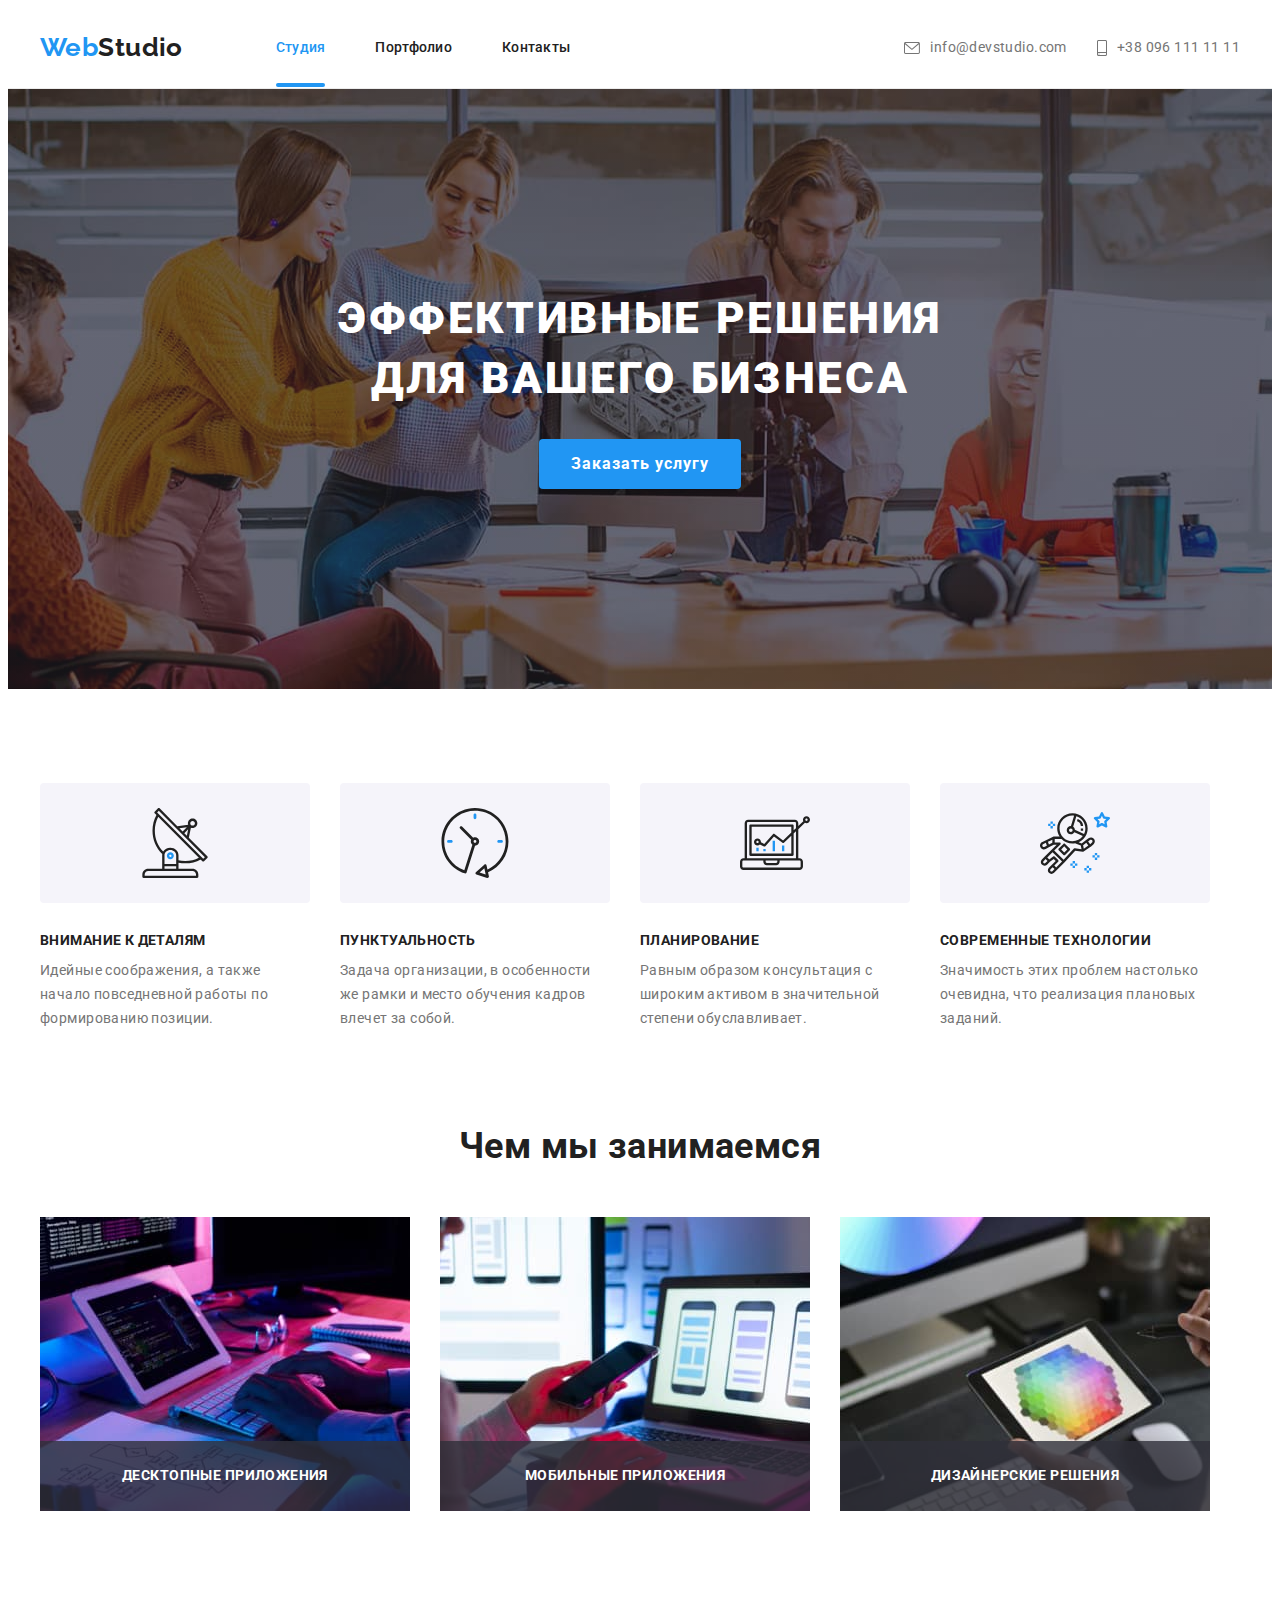
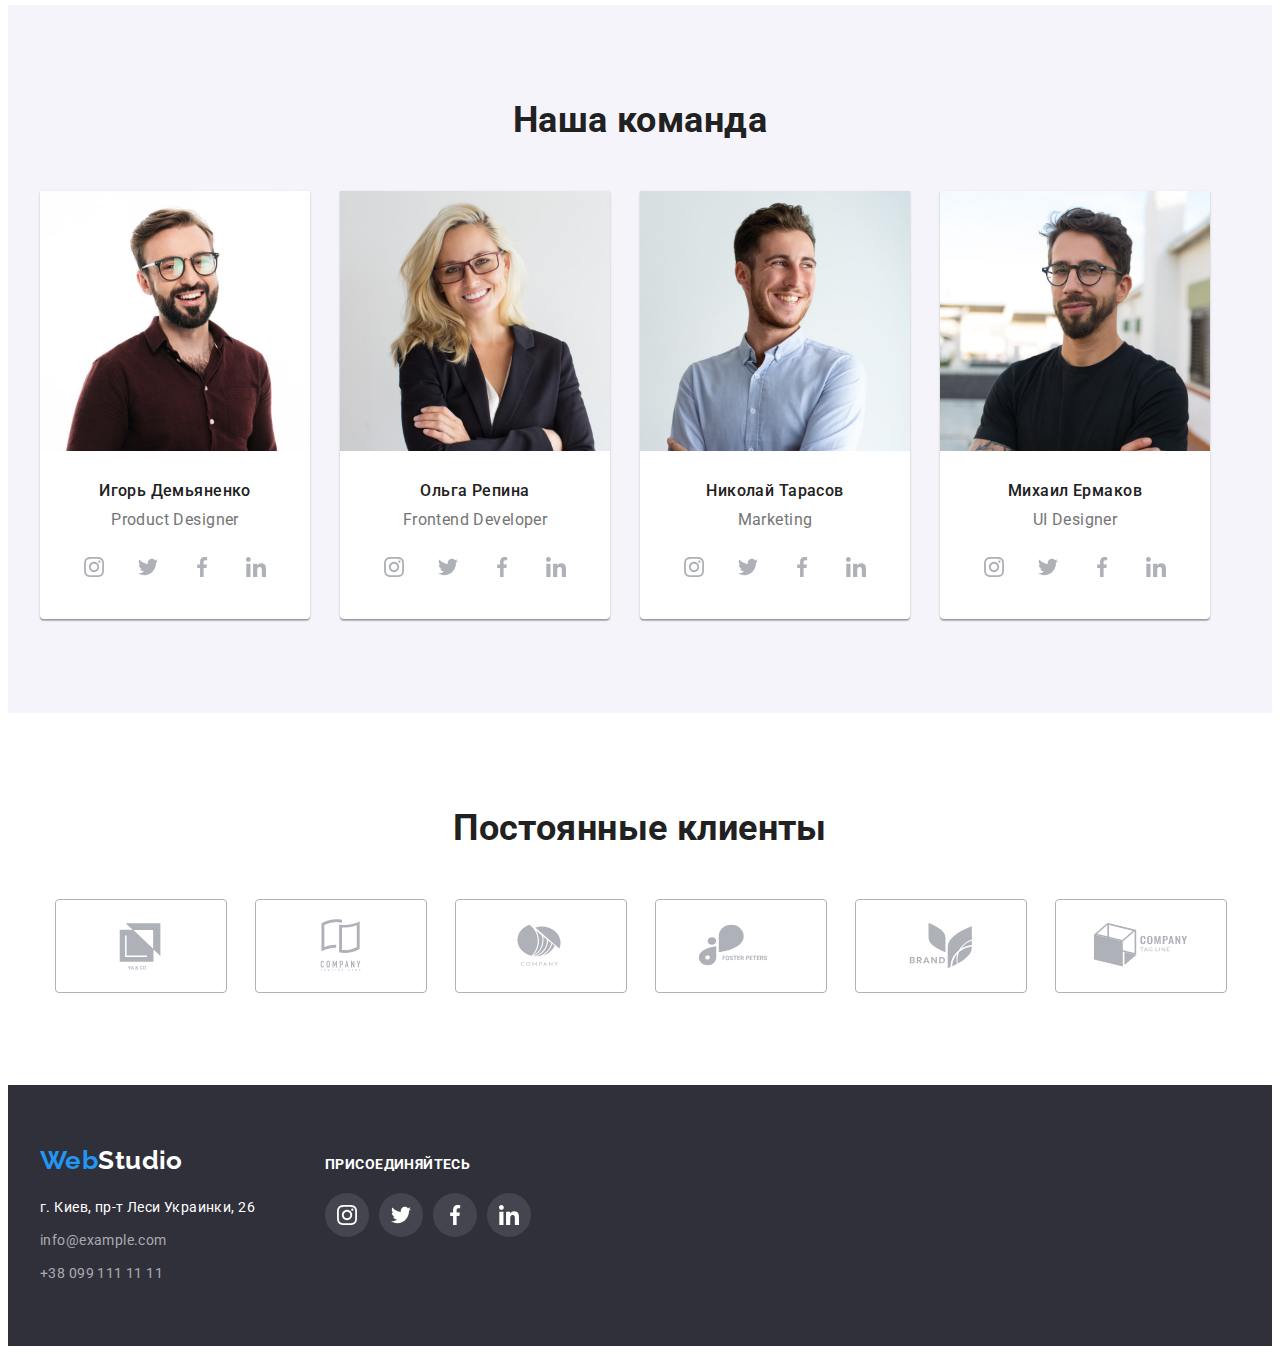
<file: index.html>
<!DOCTYPE html>
<html lang="ru">
<head>
    <meta charset="UTF-8">
    <meta http-equiv="X-UA-Compatible" content="IE=edge">
    <meta name="viewport" content="width=device-width, initial-scale=1.0">
    <title>Студия</title>
    <link rel="stylesheet" href="https://cdnjs.cloudflare.com/ajax/libs/modern-normalize/1.1.0/modern-normalize.min.css"
        integrity="sha512-wpPYUAdjBVSE4KJnH1VR1HeZfpl1ub8YT/NKx4PuQ5NmX2tKuGu6U/JRp5y+Y8XG2tV+wKQpNHVUX03MfMFn9Q=="
        crossorigin="anonymous" referrerpolicy="no-referrer" />
    <link href="https://fonts.googleapis.com/css2?family=Raleway:wght@700&family=Roboto:wght@400;500;700;900&display=swap"
        rel="stylesheet">
    <link rel="stylesheet" href="./css/styles.css" />
</head>
<body>
    <header class="header">
        <div class="container header-container">
            <nav class="header-nav">
                <a href="index.html" lang="en" class="nav-logo">Web<span class="nav-part">Studio</span></a>
                <ul class="nav-list">
                    <li class="nav-item"><a href="index.html" class="nav-link current">Студия</a></li>
                    <li class="nav-item"><a href="portfolio.html" class="nav-link">Портфолио</a></li>
                    <li class="nav-item"><a href="" class="nav-link">Контакты</a></li>
                </ul>
            </nav>
            <ul class="contact-list">
                <li lang="en" class="contact-item"><a href="mailto:info@devstudio.com" class="header-contact"><svg class="contact-icon" width="16" height="12">
                    <use href="./images/icons.svg#icon-envelope"></use></svg>info@devstudio.com</a>
                </li>
                <li class="contact-item"><a href="tel:+380961111111" class="header-contact"><svg class="contact-icon" width="10" height="16">
                    <use href="./images/icons.svg#icon-smartphone"></use></svg>+38 096 111 11 11</a>
                </li>
            </ul>
        </div>
    </header>
    <main>
        <section class="hero-section">
            <div class="container">
                <h1 class="hero-title">Эффективные решения<br> для вашего бизнеса</h1>
                <button class="hero-btn" type="button" data-modal-open>Заказать услугу</button>
            </div>
        </section>
        <section class="section">
            <div class="container">
                <h2 class="visually-hidden">Наши ценности</h2>
                <ul class="features-list-icon">
                    <li class="features-item-icon">
                        <svg class="features-icon" width="70" height="70">
                        <use href="./images/icons.svg#icon-antenna"></use>
                        </svg>
                    </li>
                    <li class="features-item-icon">
                        <svg class="features-icon" width="70" height="70">
                            <use href="./images/icons.svg#icon-clock"></use>
                        </svg>
                    </li>
                    <li class="features-item-icon">
                        <svg class="features-icon" width="70" height="70">
                            <use href="./images/icons.svg#icon-diagram"></use>
                        </svg>
                    </li>
                    <li class="features-item-icon">
                        <svg class="features-icon" width="70" height="70">
                            <use href="./images/icons.svg#icon-astronaut"></use>
                        </svg>
                    </li>
                </ul>
                <ul class="features-list">
                    <li class="features-item">
                        <h3 class="features-title">Внимание к деталям</h3>
                        <p class="features-text">Идейные соображения, а также начало повседневной работы по формированию позиции.</p>
                    </li>
                    <li class="features-item">
                        <h3 class="features-title">Пунктуальность</h3>
                        <p class="features-text">Задача организации, в особенности же рамки и место обучения кадров влечет за собой.</p>
                    </li>
                    <li class="features-item">
                        <h3 class="features-title">Планирование</h3>
                        <p class="features-text">Равным образом консультация с широким активом в значительной степени обуславливает.</p>
                    </li>
                    <li class="features-item">
                        <h3 class="features-title">Современные технологии</h3>
                        <p class="features-text">Значимость этих проблем настолько очевидна, что реализация плановых заданий.</p>
                    </li>
                </ul>
            </div>
        </section>
        <section class="section work-section">
            <div class="container">
                <h2 class="section-title">Чем мы занимаемся</h2>
                <ul class="work-list">
                    <li class="work-item">
                        <img src="./images/code-writing.jpg" alt="написание интернет страницы" width="370">
                        <p class="work-text">Десктопные приложения</p>
                    </li>
                    <li class="work-item">
                        <img src="./images/layout-adaptation.jpg" alt="адаптация сайта в мобильную версию" width="370">
                        <p class="work-text">Мобильные приложения</p>
                    </li>
                    <li class="work-item">
                        <img src="./images/color-selection.jpg" alt="выбор цвета на планшете" width="370">
                        <p class="work-text">Дизайнерские решения</p>
                </li>
                </ul>
            </div>
        </section>
        <section class="section team-section">
            <div class="container">
                <h2 class="section-title">Наша команда</h2>
                <ul class="team-list">
                    <li class="team-item">
                        <img src="./images/product-designer.jpg" alt="Игорь Демьяненко" width="270">
                        <div class="team-boarder">
                            <h3 class="team-title">Игорь Демьяненко</h3>
                            <p lang="en" class="team-text">Product Designer</p>
                            <ul class="team-social social-list">
                                <li class="social-item">
                                    <a href="" class="social-link">
                                        <svg class="social-icon" width="20" height="20">
                                            <use href="./images/icons.svg#icon-instagram"></use>
                                        </svg>
                                    </a>
                                </li>
                                <li class="social-item">
                                    <a href="" class="social-link">
                                        <svg class="social-icon" width="20" height="20">
                                            <use href="./images/icons.svg#icon-twitter"></use>
                                        </svg>
                                    </a>
                                </li>
                                <li class="social-item">
                                    <a href="" class="social-link">
                                        <svg class="social-icon" width="20" height="20">
                                            <use href="./images/icons.svg#icon-facebook"></use>
                                        </svg>
                                    </a>
                                </li>
                                <li class="social-item">
                                    <a href="" class="social-link">
                                        <svg class="social-icon" width="20" height="20">
                                            <use href="./images/icons.svg#icon-linkedin"></use>
                                        </svg>
                                    </a>
                                </li>
                            </ul>
                        </div>
                    </li>
                    <li class="team-item">
                        <img src="./images/frontend-developer.jpg" alt="Ольга Репина" width="270">
                        <div class="team-boarder">
                            <h3 class="team-title">Ольга Репина</h3>
                            <p lang="en" class="team-text">Frontend Developer</p>
                            <ul class="team-social social-list">
                                <li class="social-item">
                                    <a href="" class="social-link">
                                        <svg class="social-icon" width="20" height="20">
                                            <use href="./images/icons.svg#icon-instagram"></use>
                                        </svg>
                                    </a>
                                </li>
                                <li class="social-item">
                                    <a href="" class="social-link">
                                        <svg class="social-icon" width="20" height="20">
                                            <use href="./images/icons.svg#icon-twitter"></use>
                                        </svg>
                                    </a>
                                </li>
                                <li class="social-item">
                                    <a href="" class="social-link">
                                        <svg class="social-icon" width="20" height="20">
                                            <use href="./images/icons.svg#icon-facebook"></use>
                                        </svg>
                                    </a>
                                </li>
                                <li class="social-item">
                                    <a href="" class="social-link">
                                        <svg class="social-icon" width="20" height="20">
                                            <use href="./images/icons.svg#icon-linkedin"></use>
                                        </svg>
                                    </a>
                                </li>
                            </ul>
                        </div>
                    </li>
                    <li class="team-item">
                        <img src="./images/marketing.jpg" alt="Николай Тарасов" width="270">
                        <div class="team-boarder">
                            <h3 class="team-title">Николай Тарасов</h3>
                            <p lang="en" class="team-text">Marketing</p>
                            <ul class="team-social social-list">
                                <li class="social-item">
                                    <a href="" class="social-link">
                                        <svg class="social-icon" width="20" height="20">
                                            <use href="./images/icons.svg#icon-instagram"></use>
                                        </svg>
                                    </a>
                                </li>
                                <li class="social-item">
                                    <a href="" class="social-link">
                                        <svg class="social-icon" width="20" height="20">
                                            <use href="./images/icons.svg#icon-twitter"></use>
                                        </svg>
                                    </a>
                                </li>
                                <li class="social-item">
                                    <a href="" class="social-link">
                                        <svg class="social-icon" width="20" height="20">
                                            <use href="./images/icons.svg#icon-facebook"></use>
                                        </svg>
                                    </a>
                                </li>
                                <li class="social-item">
                                    <a href="" class="social-link">
                                        <svg class="social-icon" width="20" height="20">
                                            <use href="./images/icons.svg#icon-linkedin"></use>
                                        </svg>
                                    </a>
                                </li>
                            </ul>
                        </div>
                    </li>
                    <li class="team-item">
                        <img src="./images/ui-designer.jpg" alt="Михаил Ермаков" width="270">
                        <div class="team-boarder">
                            <h3 class="team-title">Михаил Ермаков</h3>
                            <p lang="en" class="team-text">UI Designer</p>
                            <ul class="team-social social-list">
                                <li class="social-item">
                                    <a href="" class="social-link">
                                        <svg class="social-icon" width="20" height="20">
                                            <use href="./images/icons.svg#icon-instagram"></use>
                                        </svg>
                                    </a>
                                </li>
                                <li class="social-item">
                                    <a href="" class="social-link">
                                        <svg class="social-icon" width="20" height="20">
                                            <use href="./images/icons.svg#icon-twitter"></use>
                                        </svg>
                                    </a>
                                </li>
                                <li class="social-item">
                                    <a href="" class="social-link">
                                        <svg class="social-icon" width="20" height="20">
                                            <use href="./images/icons.svg#icon-facebook"></use>
                                        </svg>
                                    </a>
                                </li>
                                <li class="social-item">
                                    <a href="" class="social-link">
                                        <svg class="social-icon" width="20" height="20">
                                            <use href="./images/icons.svg#icon-linkedin"></use>
                                        </svg>
                                    </a>
                                </li>
                            </ul>
                        </div>
                    </li>
                </ul>
            </div>
        </section>
        <section class="section customer-section">
            <div class="container">
                <h2 class="section-title">Постоянные клиенты</h2>
                <ul class="customer-list">
                    <li class="customer-item">
                        <a href="" class="customer-link">
                            <svg class="customer-icon" width="106" height="60">
                                <use href="./images/icons.svg#icon-Logo-1"></use>
                            </svg>
                        </a>
                    </li>
                    <li class="customer-item">
                        <a href="" class="customer-link">
                            <svg class="customer-icon" width="106" height="60">
                                <use href="./images/icons.svg#icon-Logo-2"></use>
                            </svg>
                        </a>
                    </li>
                    <li class="customer-item">
                        <a href="" class="customer-link">
                            <svg class="customer-icon" width="106" height="60">
                                <use href="./images/icons.svg#icon-Logo-3"></use>
                            </svg>
                        </a>
                    </li>
                    <li class="customer-item">
                        <a href="" class="customer-link">
                            <svg class="customer-icon" width="106" height="60">
                                <use href="./images/icons.svg#icon-Logo-4"></use>
                            </svg>
                        </a>
                    </li>
                    <li class="customer-item">
                        <a href="" class="customer-link">
                            <svg class="customer-icon" width="106" height="60">
                                <use href="./images/icons.svg#icon-Logo-5"></use>
                            </svg>
                        </a>
                    </li>
                    <li class="customer-item">
                        <a href="" class="customer-link">
                            <svg class="customer-icon" width="106" height="60">
                                <use href="./images/icons.svg#icon-Logo-6"></use>
                            </svg>
                        </a>
                    </li>
                </ul>
            </div>
        </section>
    </main>
    <footer class="footer">
        <div class="container footer-container">
            <div class="footer-address">
                <a href="index.html" lang="en" class="footer-logo">Web<span class="footer-part">Studio</span></a>
            <address>
                <ul class="footer-list">
                    <li class="footer-item"><a href="" class="footer-link">г. Киев, пр-т Леси Украинки, 26</a></li>
                    <li class="footer-item"><a lang="en" href="mailto:info@example.com" class="footer-contact">info@example.com</a>
                    </li>
                    <li class="footer-item"><a href="tel:+380991111111" class="footer-contact">+38 099 111 11 11</a></li>
                </ul>
            </address>
            </div>
            <div class="footer-social">
                <h2 class="footer-title">присоединяйтесь</h2>
                <ul class="footer-social-list">
                    <li class="social-item">
                        <a href="" class="footer-social-link">
                            <svg class="footer-social-icon" width="20" height="20">
                                <use href="./images/icons.svg#icon-instagram"></use>
                            </svg>
                        </a>
                    </li>
                    <li class="social-item">
                        <a href="" class="footer-social-link">
                            <svg class="footer-social-icon" width="20" height="20">
                                <use href="./images/icons.svg#icon-twitter"></use>
                            </svg>
                        </a>
                    </li>
                    <li class="social-item">
                        <a href="" class="footer-social-link">
                            <svg class="footer-social-icon" width="20" height="20">
                                <use href="./images/icons.svg#icon-facebook"></use>
                            </svg>
                        </a>
                    </li>
                    <li class="social-item">
                        <a href="" class="footer-social-link">
                            <svg class="footer-social-icon" width="20" height="20">
                                <use href="./images/icons.svg#icon-linkedin"></use>
                            </svg>
                        </a>
                    </li>
                </ul>
            </div>
        </div>
    </footer>
    <div class="backdrop is-hidden" data-modal>
        <div class="modal">
            <button type="button" class="modal-btn" data-modal-close>
                <svg class="modal-close-icon" width="11" height="11">
                <use href="./images/icons.svg#icon-close"></use>
            </svg></button>
        </div>
    </div>
    <script src="./js/modal.js"></script>
</body>
</html>
</file>
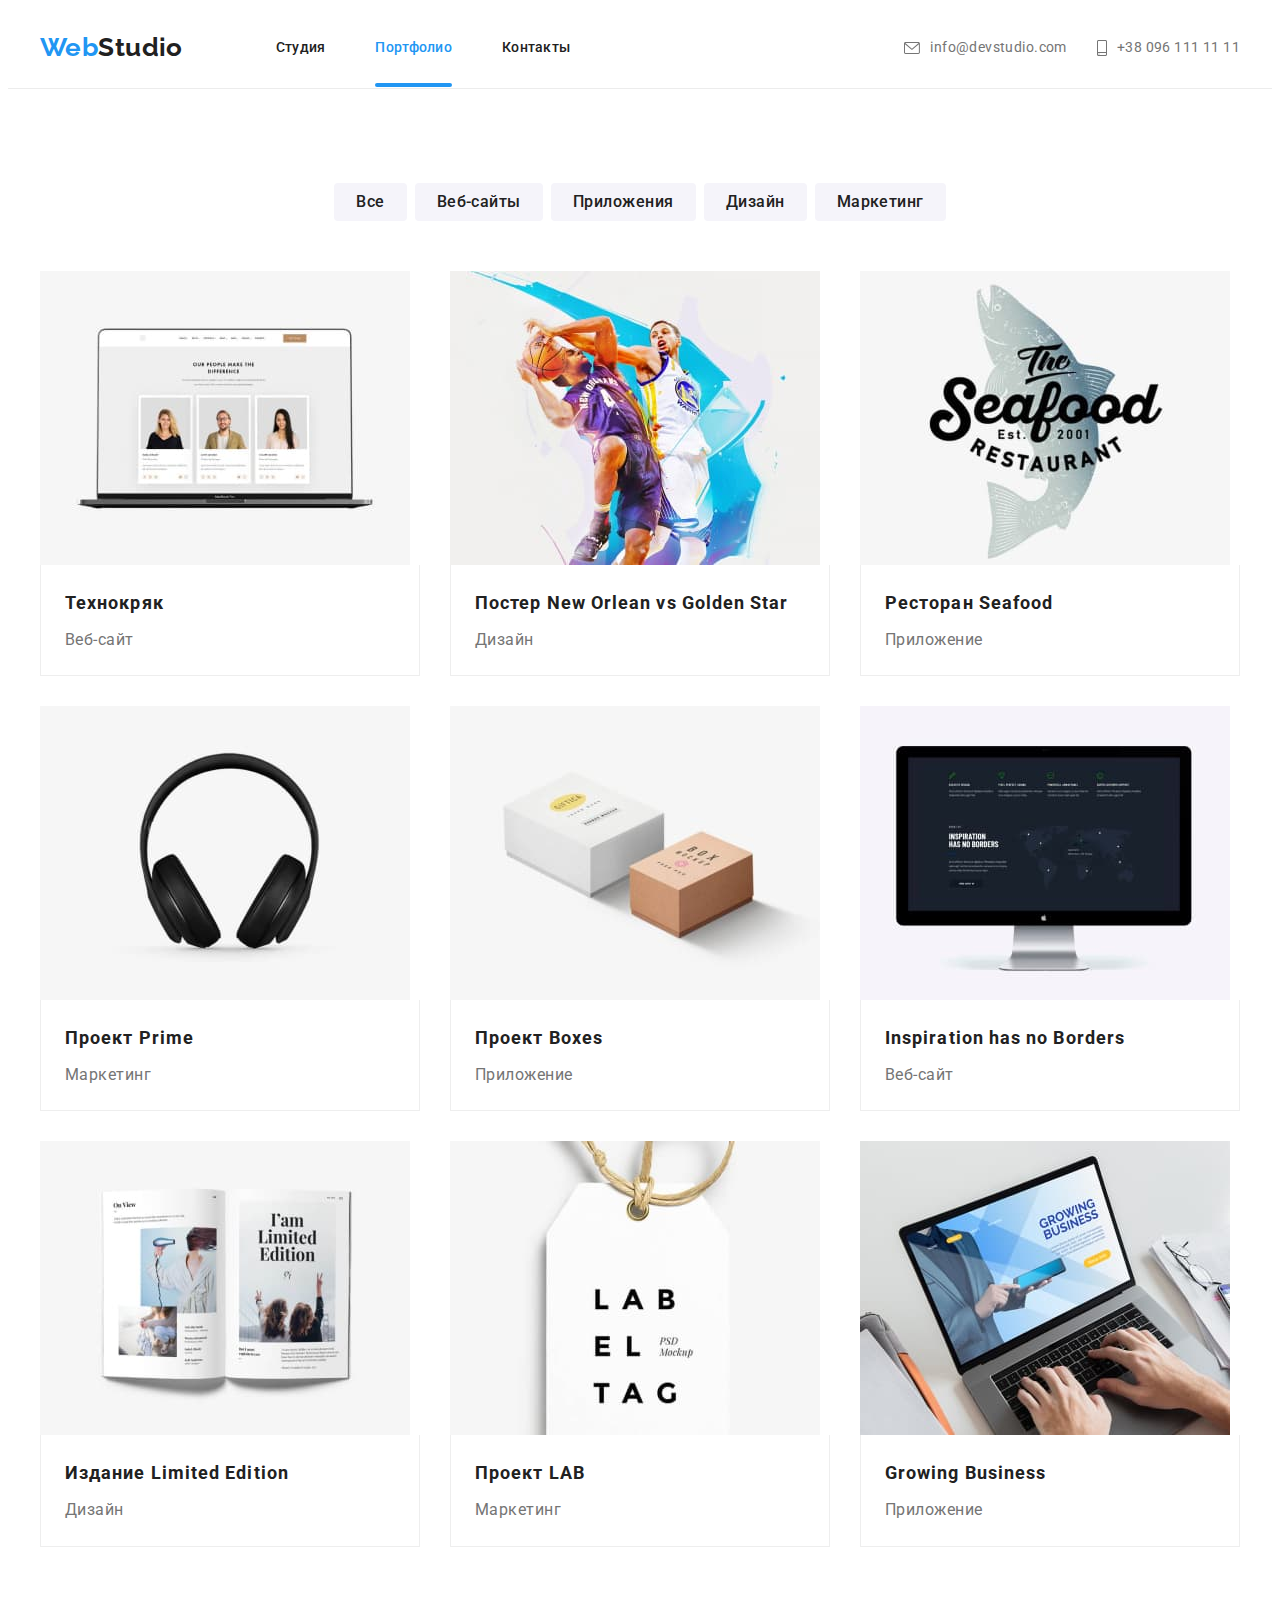
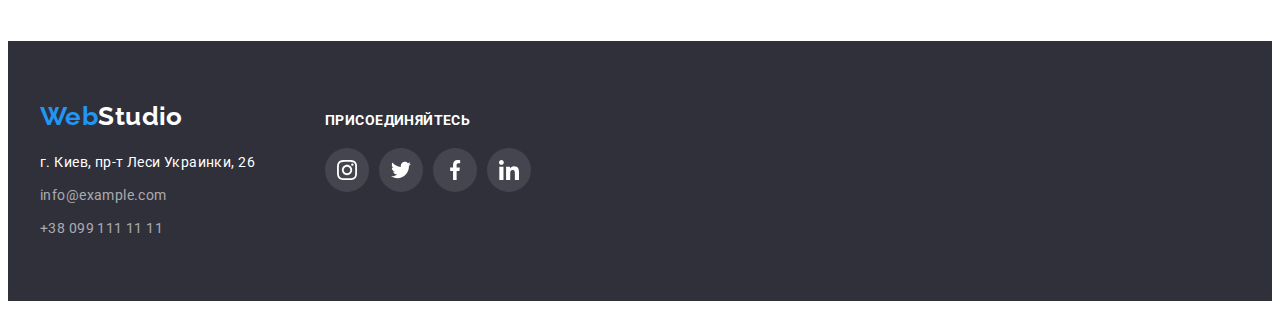
<file: portfolio.html>
<!DOCTYPE html>
<html lang="ru">
<head>
    <meta charset="UTF-8">
    <meta http-equiv="X-UA-Compatible" content="IE=edge">
    <meta name="viewport" content="width=device-width, initial-scale=1.0">
    <title>Портфолио</title>
    <link rel="stylesheet" href="https://cdnjs.cloudflare.com/ajax/libs/modern-normalize/1.1.0/modern-normalize.min.css"
        integrity="sha512-wpPYUAdjBVSE4KJnH1VR1HeZfpl1ub8YT/NKx4PuQ5NmX2tKuGu6U/JRp5y+Y8XG2tV+wKQpNHVUX03MfMFn9Q=="
        crossorigin="anonymous" referrerpolicy="no-referrer" />
    <link href="https://fonts.googleapis.com/css2?family=Raleway:wght@700&family=Roboto:wght@400;500;700;900&display=swap"
        rel="stylesheet">
    <link rel="stylesheet" href="./css/styles.css" />
</head>
<body>
    <header class="header">
        <div class="container header-container">
            <nav class="header-nav">
                <a href="index.html" lang="en" class="nav-logo">Web<span class="nav-part">Studio</span></a>
                <ul class="nav-list">
                    <li class="nav-item"><a href="index.html" class="nav-link">Студия</a></li>
                    <li class="nav-item"><a href="portfolio.html" class="nav-link current">Портфолио</a></li>
                    <li class="nav-item"><a href="" class="nav-link">Контакты</a></li>
                </ul>
            </nav>
            <ul class="contact-list">
                <li lang="en" class="contact-item"><a href="mailto:info@devstudio.com" class="header-contact"><svg
                            class="contact-icon" width="16" height="12">
                            <use href="./images/icons.svg#icon-envelope"></use>
                        </svg>info@devstudio.com</a>
                </li>
                <li class="contact-item"><a href="tel:+380961111111" class="header-contact"><svg class="contact-icon" width="10"
                            height="16">
                            <use href="./images/icons.svg#icon-smartphone"></use>
                        </svg>+38 096 111 11 11</a>
                </li>
            </ul>
        </div>
    </header>
    <main>
        <section class="section">
            <div class="container">
                <h1 class="visually-hidden">Наши работы</h1>
                <ul class="filter-list">
                    <li class="filter-item"><button class="filter-btn" type="button">Все</button></li>
                    <li class="filter-item"><button class="filter-btn" type="button">Веб-сайты</button></li>
                    <li class="filter-item"><button class="filter-btn" type="button">Приложения</button></li>
                    <li class="filter-item"><button class="filter-btn" type="button">Дизайн</button></li>
                    <li class="filter-item"><button class="filter-btn" type="button">Маркетинг</button></li>
                </ul>
                <ul class="project-list">
                    <li class="project-item">
                            <a href="" class="project-link">
                                <div class="project-item-wrap">
                                    <img class="project-img" src="./images/technokreck.jpg" alt="ноутбук с веб-сайтом"
                                    width="370">
                                    <p class="project-desc">Технокряк это современная площадка распространения коронавируса. Компании используют эту платформу для цифрового
                                    шпионажа и атак на защищённые сервера конкурентов.</p>
                                </div>
                        <div class="project-border">
                                <h2 class="project-title">Технокряк</h2>
                                <p class="project-text">Веб-сайт</p>
                            </div>
                        </a>
                    </li>
                    <li class="project-item">
                        <a href="" class="project-link">
                            <div class="project-item-wrap">
                                <img class="project-img" src="./images/basketball-players.jpg" alt="два баскетболиста" width="370">
                                <p class="project-desc">Lorem ipsum dolor sit amet consectetur adipisicing elit. Sequi magnam praesentium placeat
                                    veritatis quae quam quis ex ratione provident pariatur, reiciendis quod, illum minima aliquid ducimus deleniti
                                    at? Quod, velit.</p>
                            </div>
                            <div class="project-border">
                                <h2 class="project-title">Постер New Orlean vs Golden Star</h2>
                                <p class="project-text">Дизайн</p>
                            </div>
                        </a>
                    </li>
                    <li class="project-item">
                        <a href="" class="project-link">
                            <div class="project-item-wrap">
                                <img class="project-img" src="./images/seafood.jpg" alt="эмблема рыбного ресторана" width="370">
                                <p class="project-desc">Lorem ipsum dolor sit amet consectetur adipisicing elit. Sequi magnam praesentium placeat
                                    veritatis quae quam quis ex ratione provident pariatur, reiciendis quod, illum minima aliquid ducimus deleniti
                                    at? Quod, velit.</p>
                            </div>
                            <div class="project-border">
                                <h2 class="project-title">Ресторан Seafood</h2>
                                <p class="project-text">Приложение</p>
                            </div>
                        </a>
                    </li>
                    <li class="project-item">
                        <a href="" class="project-link">
                            <div class="project-item-wrap">
                                <img class="project-img" src="./images/headphones.jpg" alt="наушники" width="370">
                                <p class="project-desc">Lorem ipsum dolor sit amet consectetur adipisicing elit. Sequi magnam praesentium placeat
                                    veritatis quae quam quis ex ratione provident pariatur, reiciendis quod, illum minima aliquid ducimus deleniti
                                    at? Quod, velit.</p>
                            </div>
                            <div class="project-border">
                                <h2 class="project-title">Проект Prime</h2>
                                <p class="project-text">Маркетинг</p>
                            </div>
                        </a>
                    </li>
                    <li class="project-item">
                        <a href="" class="project-link">
                            <div class="project-item-wrap">
                                <img class="project-img" src="./images/two-boxes.jpg" alt="две коробочки" width="370">
                                <p class="project-desc">Lorem ipsum dolor sit amet consectetur adipisicing elit. Sequi magnam praesentium placeat
                                    veritatis quae quam quis ex ratione provident pariatur, reiciendis quod, illum minima aliquid ducimus deleniti
                                    at? Quod, velit.</p>
                            </div>
                            <div class="project-border">
                                <h2 class="project-title">Проект Boxes</h2>
                                <p class="project-text">Приложение</p>
                            </div>
                        </a>
                    </li>
                    <li class="project-item">
                        <a href="" class="project-link">
                            <div class="project-item-wrap">
                                <img class="project-img" src="./images/iMac.jpg" alt="видно сайт на iMac" width="370">
                                <p class="project-desc">Lorem ipsum dolor sit amet consectetur adipisicing elit. Sequi magnam praesentium placeat
                                    veritatis quae quam quis ex ratione provident pariatur, reiciendis quod, illum minima aliquid ducimus deleniti
                                    at? Quod, velit.</p>
                            </div>
                            <div class="project-border">
                                <h2 class="project-title">Inspiration has no Borders</h2>
                                <p class="project-text">Веб-сайт</p>
                            </div>
                        </a>
                    </li>
                    <li class="project-item">
                        <a href="" class="project-link">
                            <div class="project-item-wrap">
                                <img class="project-img" src="./images/magazine.jpg" alt="раскрытый журнал" width="370">
                                <p class="project-desc">Lorem ipsum dolor sit amet consectetur adipisicing elit. Sequi magnam praesentium placeat
                                    veritatis quae quam quis ex ratione provident pariatur, reiciendis quod, illum minima aliquid ducimus deleniti
                                    at? Quod, velit.</p>
                            </div>
                            <div class="project-border">
                                <h2 class="project-title">Издание Limited Edition</h2>
                                <p class="project-text">Дизайн</p>
                            </div>
                        </a>
                    </li>
                    <li class="project-item">
                        <a href="" class="project-link">
                            <div class="project-item-wrap">
                                <img class="project-img" src="./images/label.jpg" alt="ярлык" width="370">
                                <p class="project-desc">Lorem ipsum dolor sit amet consectetur adipisicing elit. Sequi magnam praesentium placeat
                                    veritatis quae quam quis ex ratione provident pariatur, reiciendis quod, illum minima aliquid ducimus deleniti
                                    at? Quod, velit.</p>
                            </div>
                            <div class="project-border">
                                <h2 class="project-title">Проект LAB</h2>
                                <p class="project-text">Маркетинг</p>
                            </div>
                        </a>
                    </li>
                    <li class="project-item">
                        <a href="" class="project-link">
                            <div class="project-item-wrap">
                                <img class="project-img" src="./images/laptop.jpg" alt="кто-то печатает на ноутбуке" width="370">
                                <p class="project-desc">Lorem ipsum dolor sit amet consectetur adipisicing elit. Sequi magnam praesentium placeat
                                    veritatis quae quam quis ex ratione provident pariatur, reiciendis quod, illum minima aliquid ducimus deleniti
                                    at? Quod, velit.</p>
                            </div>
                            <div class="project-border">
                                <h2 class="project-title">Growing Business</h2>
                                <p class="project-text">Приложение</p>
                            </div>
                        </a>
                    </li>
                </ul>
            </div>
        </section>
    </main>
    <footer class="footer">
        <div class="container footer-container">
            <div class="footer-address">
                <a href="index.html" lang="en" class="footer-logo">Web<span class="footer-part">Studio</span></a>
                <address>
                    <ul class="footer-list">
                        <li class="footer-item"><a href="" class="footer-link">г. Киев, пр-т Леси Украинки, 26</a></li>
                        <li class="footer-item"><a lang="en" href="mailto:info@example.com"
                                class="footer-contact">info@example.com</a>
                        </li>
                        <li class="footer-item"><a href="tel:+380991111111" class="footer-contact">+38 099 111 11 11</a></li>
                    </ul>
                </address>
            </div>
            <div class="footer-social">
                <h2 class="footer-title">присоединяйтесь</h2>
                <ul class="footer-social-list">
                    <li class="social-item">
                        <a href="" class="footer-social-link">
                            <svg class="footer-social-icon" width="20" height="20">
                                <use href="./images/icons.svg#icon-instagram"></use>
                            </svg>
                        </a>
                    </li>
                    <li class="social-item">
                        <a href="" class="footer-social-link">
                            <svg class="footer-social-icon" width="20" height="20">
                                <use href="./images/icons.svg#icon-twitter"></use>
                            </svg>
                        </a>
                    </li>
                    <li class="social-item">
                        <a href="" class="footer-social-link">
                            <svg class="footer-social-icon" width="20" height="20">
                                <use href="./images/icons.svg#icon-facebook"></use>
                            </svg>
                        </a>
                    </li>
                    <li class="social-item">
                        <a href="" class="footer-social-link">
                            <svg class="footer-social-icon" width="20" height="20">
                                <use href="./images/icons.svg#icon-linkedin"></use>
                            </svg>
                        </a>
                    </li>
                </ul>
            </div>
        </div>
    </footer>
</body>
</html>
</file>
<file: css/styles.css>
/* Site general settings */
:root {
  --primary-title-color: #212121;
  --primary-text-color: #757575;
  --second-title-color: #ffffff;
  --accent-color: #2196f3;
  --time: 250ms;
  --timing-function: cubic-bezier(0.4, 0, 0.2, 1);
}
body {
  font-family: Roboto, sans-serif;
  font-style: normal;
  font-size: 14px;
  line-height: 1.71;
  letter-spacing: 0.03em;
  background-color: var(--second-title-color);
  color: var(--primary-text-color);
}
p,
h1,
h2,
h3,
h4,
h5,
h6 {
  margin: 0;
}
ul {
  list-style: none;
  margin: 0;
  padding: 0;
}
img {
  display: block;
  max-width: 100%;
  height: auto;
}

.nav-link,
.header-contact,
.footer-link,
.footer-contact,
.nav-logo,
.footer-logo,
.project-link {
  text-decoration: none;
}
.container {
  width: 1200px;
  padding-left: 15px;
  padding-right: 15px;
  margin: 0 auto 0 auto;
}
.section {
  padding-top: 94px;
  padding-bottom: 94px;
}

/* Site header */
.header-container {
  display: flex;
}
.header {
  border-bottom-width: 1px;
  border-bottom-style: solid;
  border-bottom-color: #ececec;
}
.header-nav {
  display: flex;
  align-items: center;
}
.nav-logo {
  margin-right: 93px;
  padding-top: 24px;
  padding-bottom: 25px;
  font-family: Raleway, sans-serif;
  font-weight: 700;
  font-size: 26px;
  line-height: 1.2;
  color: var(--accent-color);
}
.nav-part {
  color: var(--primary-title-color);
}
.nav-list {
  display: flex;
}
.nav-item:not(:last-child) {
  margin-right: 50px;
}
.nav-link,
.nav-contact {
  font-family: Roboto, sans-serif;
  font-weight: 500;
  font-size: 14px;
  line-height: 1.14;
  letter-spacing: 0.02em;
}
.nav-link {
  color: var(--primary-title-color);
  transition: color var(--time) var(--timing-function);
}
.nav-link:hover,
.nav-link:focus {
  color: var(--accent-color);
}
.nav-link.current {
  color: var(--accent-color);
  position: relative;
}
.nav-link.current::after {
  content: "";
  display: block;
  width: 100%;
  position: absolute;
  bottom: -32px;
  height: 4px;
  background: var(--accent-color);
  border-radius: 2px;
}
.contact-list {
  display: flex;
  margin-left: auto;
  align-items: center;
}
.contact-item:not(:last-child) {
  margin-right: 30px;
}

.header-contact {
  display: flex;
  align-items: center;
  color: var(--primary-text-color);
  transition: color var(--time) var(--timing-function);
}

.contact-icon {
  fill: var(--primary-text-color);
  margin-right: 10px;
  transition: fill var(--time) var(--timing-function);
}
.header-contact:hover,
.header-contact:focus {
  color: var(--accent-color);
}
.header-contact:hover .contact-icon,
.header-contact:focus .contact-icon {
  fill: var(--accent-color);
}

/* Эффективные решения для вашего бизнеса */
.hero-section {
  background-color: #2f303a;
  padding-top: 200px;
  padding-bottom: 200px;
  background-image: linear-gradient(
      rgba(47, 48, 58, 0.4),
      rgba(47, 48, 58, 0.4)
    ),
    url("../images/hero.jpg");
  background-repeat: no-repeat;
  background-size: cover;
  background-position: center;
}

.hero-title {
  margin-bottom: 30px;
  font-weight: 900;
  font-size: 44px;
  line-height: 1.36;
  text-align: center;
  letter-spacing: 0.06em;
  text-transform: uppercase;
  color: var(--second-title-color);
}
.hero-btn {
  display: block;
  margin-right: auto;
  margin-left: auto;
  padding: 10px 32px;
  min-width: 200px;
  height: 50px;
  font-family: Roboto, sans-serif;
  font-weight: 700;
  font-size: 16px;
  line-height: 1.88;
  letter-spacing: 0.06em;
  border: 0;
  cursor: pointer;
  background-color: var(--accent-color);
  color: var(--second-title-color);
  box-shadow: 0px 4px 4px rgba(0, 0, 0, 0.15);
  border-radius: 4px;
}

/* Наши ценности */
.visually-hidden {
  position: absolute;
  clip: rect(0 0 0 0);
  width: 1px;
  height: 1px;
  margin: -1px;
}
.features-list {
  display: flex;
}
.features-item {
  margin-right: 30px;
  width: 270px;
}
.features-item:last-child {
  margin-right: 0;
}
.features-list-icon {
  margin-bottom: 30px;
  display: flex;
}
.features-item-icon {
  width: 270px;
  height: 120px;
  margin-right: 30px;
  display: flex;
  align-items: center;
  justify-content: center;
  background-color: #f5f4fa;
  border-radius: 4px;
}
.features-item-icon:last-child {
  margin-right: 0;
}
.features-title {
  margin-bottom: 10px;
  font-weight: 700;
  font-size: 14px;
  line-height: 1.14;
  text-transform: uppercase;
  color: var(--primary-title-color);
}

/* Чем мы занимаемся */
.section-title {
  margin-bottom: 50px;
  font-weight: 700;
  font-size: 36px;
  line-height: 1.17;
  text-align: center;
  color: var(--primary-title-color);
}
.work-section {
  padding-top: 0;
}

.work-list {
  display: flex;
}
.work-item {
  margin-right: 30px;
  position: relative;
}
.work-item:last-child {
  margin-right: 0;
}

.work-text {
  display: flex;
  align-items: center;
  justify-content: center;
  width: 100%;
  height: 70px;
  font-weight: 700;
  line-height: 1.14;
  text-transform: uppercase;
  background: rgba(47, 48, 58, 0.8);
  color: var(--second-title-color);
  position: absolute;
  bottom: 0;
}

/* Наша команда */
.team-section {
  background-color: #f5f4fa;
}
.team-list {
  display: flex;
}
.team-item {
  margin-right: 30px;
  width: 270px;
  background-color: var(--second-title-color);
  box-shadow: 0px 1px 3px rgba(0, 0, 0, 0.12), 0px 1px 1px rgba(0, 0, 0, 0.14),
    0px 2px 1px rgba(0, 0, 0, 0.2);
  border-radius: 0px 0px 4px 4px;
}
.team-item:last-child {
  margin-right: 0;
}
.team-boarder {
  padding-top: 30px;
  padding-bottom: 30px;
}
.team-title {
  margin-bottom: 10px;
  font-weight: 500;
  font-size: 16px;
  line-height: 1.19;
  text-align: center;
  color: var(--primary-title-color);
}
.team-text {
  margin-bottom: 16px;
  font-size: 16px;
  line-height: 1.19;
  text-align: center;
}
.social-list {
  display: flex;
  justify-content: center;
}
.social-item {
  width: 44px;
  height: 44px;
  margin-right: 10px;
}
.social-item:last-child {
  margin-right: 0;
}
.social-link {
  width: 100%;
  height: 100%;
  border-radius: 50%;
  display: flex;
  align-items: center;
  justify-content: center;
  transition: background-color var(--time) var(--timing-function);
}
.social-icon {
  fill: #afb1b8;
  transition: fill var(--time) var(--timing-function);
}
.social-link:hover,
.social-link:focus {
  background-color: var(--accent-color);
}
.social-link:hover .social-icon,
.social-link:focus .social-icon {
  fill: var(--second-title-color);
}

/* Наши клиенты */
.customer-list {
  display: flex;
  justify-content: center;
}
.customer-item {
  width: 170px;
  height: 92px;
  margin-right: 30px;
}
.customer-item:last-child {
  margin-right: 0;
}
.customer-link {
  width: 100%;
  height: 100%;
  display: flex;
  align-items: center;
  justify-content: center;
  border: 1px solid #afb1b8;
  border-radius: 4px;
  transition: border var(--time) var(--timing-function);
}
.customer-icon {
  fill: #afb1b8;
  transition: fill var(--time) var(--timing-function);
}
.customer-link:hover,
.customer-link:focus {
  border: 1px solid var(--accent-color);
}
.customer-link:hover .customer-icon,
.customer-link:focus .customer-icon {
  fill: var(--accent-color);
}
/* Портфолио Фильтр Работ */
.filter-list {
  margin-bottom: 50px;
  display: flex;
  justify-content: center;
}
.filter-item {
  margin-right: 8px;
}
.filter-item:last-child {
  margin-right: 0;
}
.filter-btn {
  padding: 6px 22px;
  font-family: Roboto, sans-serif;
  font-weight: 500;
  font-size: 16px;
  line-height: 1.63;
  text-align: center;
  letter-spacing: 0.03em;
  cursor: pointer;
  border: 0;
  background-color: #f5f4fa;
  color: var(--primary-title-color);
  border-radius: 4px;
  transition: background-color var(--time) var(--timing-function),
    color var(--time) var(--timing-function),
    box-shadow var(--time) var(--timing-function);
}
.filter-btn:hover,
.filter-btn:focus {
  background-color: var(--accent-color);
  color: var(--second-title-color);
  box-shadow: 0px 3px 1px rgba(0, 0, 0, 0.1), 0px 1px 2px rgba(0, 0, 0, 0.08),
    0px 2px 2px rgba(0, 0, 0, 0.12);
}

/* Портфолио Примеры Работ */
.project-list {
  display: flex;
  flex-wrap: wrap;
  margin-left: -30px;
  margin-bottom: -30px;
}
.project-item {
  flex-basis: calc(100% / 3 - 30px);
  margin-left: 30px;
  margin-bottom: 30px;
  width: 370px;
}
.project-link {
  display: block;
  cursor: pointer;
  transition: box-shadow var(--time) var(--timing-function);
}
.project-link:hover,
.project-link:focus {
  box-shadow: 0px 1px 1px rgba(0, 0, 0, 0.12), 0px 4px 4px rgba(0, 0, 0, 0.06),
    1px 4px 6px rgba(0, 0, 0, 0.16);
}
.project-link:hover .project-desc,
.project-link:focus .project-desc {
  transform: translateY(0);
}
.project-border {
  padding: 20px 24px;
  border-right: 1px solid #eeeeee;
  border-bottom: 1px solid #eeeeee;
  border-left: 1px solid #eeeeee;
}
.project-title {
  margin-bottom: 4px;
  font-weight: 700;
  font-size: 18px;
  line-height: 2;
  letter-spacing: 0.06em;
  color: var(--primary-title-color);
}
.project-text {
  font-size: 16px;
  line-height: 1.88;
  letter-spacing: 0.03em;
  color: var(--primary-text-color);
}
.project-item-wrap {
  position: relative;
  overflow: hidden;
}
.project-desc {
  position: absolute;
  top: 0;
  left: 0;
  padding: 63px 24px;
  height: 100%;
  font-size: 18px;
  line-height: 1.56;
  overflow: auto;
  color: var(--second-title-color);
  background-color: rgba(33, 150, 243, 0.9);
  transform: translateY(101%);
  transition: transform var(--time) var(--timing-function);
}

/* Site footer */
.footer {
  background-color: #2f303a;
  padding-top: 60px;
  padding-bottom: 60px;
}
.footer-container {
  display: flex;
  align-items: baseline;
}
.footer-address {
  margin-right: 70px;
}
.footer-logo {
  display: block;
  margin-bottom: 20px;
  font-family: Raleway, sans-serif;
  font-weight: 700;
  font-size: 26px;
  line-height: 1.19;
  color: var(--accent-color);
}
.footer-part {
  color: var(--second-title-color);
}
.footer-item:not(:last-child) {
  margin-bottom: 9px;
}
.footer-link,
.footer-contact {
  display: block;
  font-family: Roboto, sans-serif;
  font-style: normal;
  font-size: 14px;
  line-height: 1.71;
}
.footer-link {
  color: var(--second-title-color);
}
.footer-contact {
  color: rgba(255, 255, 255, 0.6);
  transition: color var(--time) var(--timing-function);
}
.footer-contact:hover,
.footer-contact:focus {
  color: rgba(255, 255, 255, 0.6);
}
.footer-social {
  display: block;
}
.footer-title {
  margin-bottom: 20px;
  font-weight: 700;
  font-size: 14px;
  line-height: 1.14;
  text-transform: uppercase;
  color: var(--second-title-color);
}
.footer-social-list {
  display: flex;
  justify-content: center;
}
.footer-social-link {
  width: 100%;
  height: 100%;
  border-radius: 50%;
  display: flex;
  align-items: center;
  justify-content: center;
  background-color: rgba(255, 255, 255, 0.1);
  transition: background-color var(--time) var(--timing-function);
}
.footer-social-icon {
  fill: var(--second-title-color);
}
.footer-social-link:hover,
.footer-social-link:focus {
  background-color: var(--accent-color);
}
.backdrop {
  width: 100vw;
  height: 100vh;
  background-color: rgba(0, 0, 0, 0.2);
  position: fixed;
  top: 0;
  transition: opacity var(--time) var(--timing-function),
    visibility var(--time) var(--timing-function);
}
.modal {
  transition: transform var(--time) var(--timing-function);
  position: absolute;
  top: 50%;
  left: 50%;
  transform: translate(-50%, -50%) scale(1.1);
  width: 528px;
  min-height: 581px;
  background-color: var(--second-title-color);
  box-shadow: 0px 1px 3px rgba(0, 0, 0, 0.12), 0px 1px 1px rgba(0, 0, 0, 0.14),
    0px 2px 1px rgba(0, 0, 0, 0.2);
  border-radius: 4px;
}
.modal-btn {
  width: 30px;
  height: 30px;
  background-color: var(--second-title-color);
  border: 1px solid rgba(0, 0, 0, 0.1);
  box-sizing: border-box;
  border-radius: 50%;
  cursor: pointer;
  position: absolute;
  top: 10px;
  right: 10px;
  display: flex;
  align-items: center;
  justify-content: center;
}
.backdrop.is-hidden {
  visibility: hidden;
  opacity: 0;
  pointer-events: none;
}
.backdrop.is-hidden .modal {
  transform: translate(-50%, -50%) scale(0.8);
}
</file>
